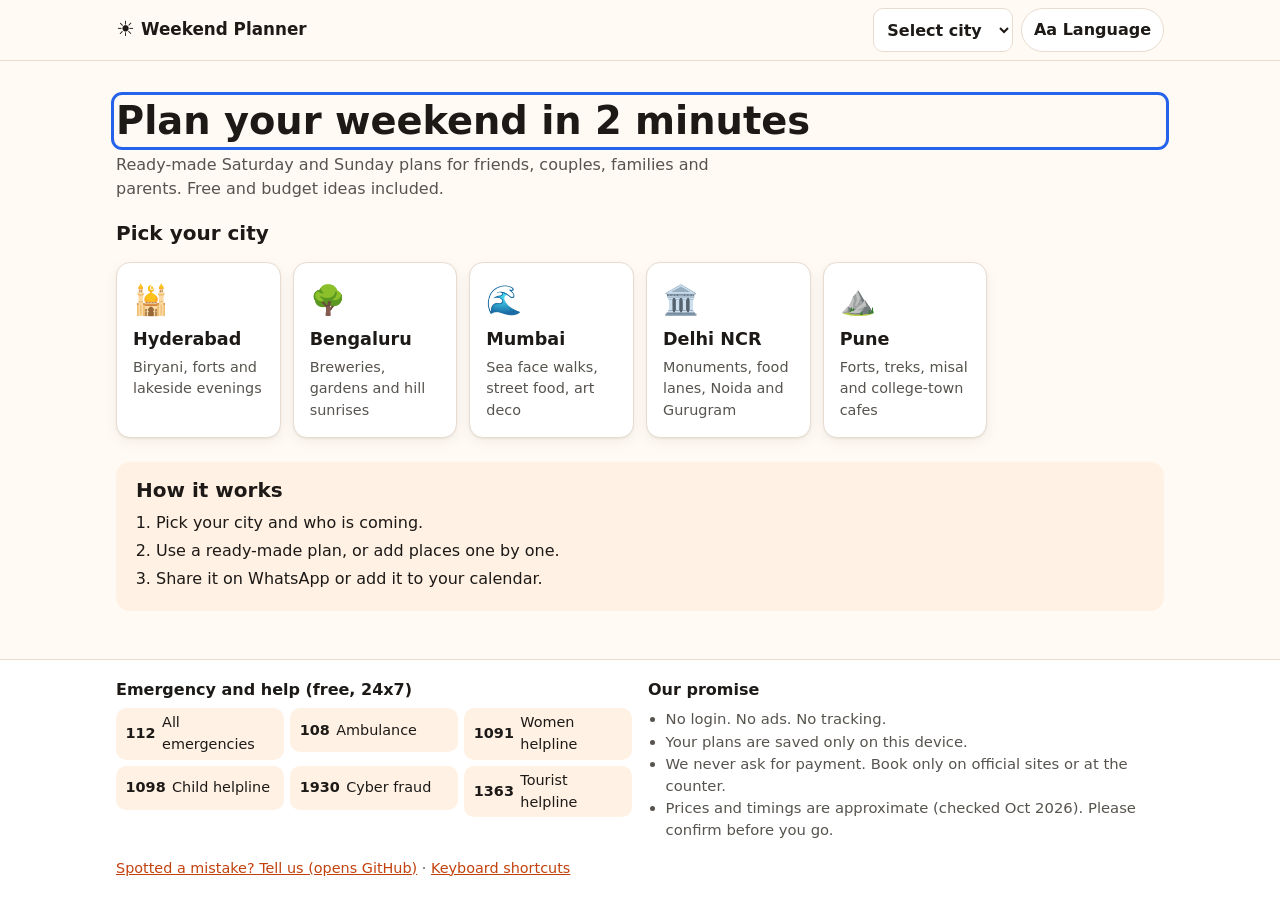
<file: index.html>
<!doctype html>
<html lang="en">
<head>
  <meta charset="utf-8">
  <meta name="viewport" content="width=device-width, initial-scale=1, viewport-fit=cover">
  <title>Weekend Planner: Hyderabad, Bengaluru, Mumbai, Delhi NCR, Pune</title>
  <meta name="description" content="Plan your Saturday and Sunday in 2 minutes. Ready-made weekend plans and budget-friendly ideas for friends, couples, families and parents in Hyderabad, Bengaluru, Mumbai, Delhi NCR and Pune.">
  <meta name="theme-color" content="#c2410c" media="(prefers-color-scheme: light)">
  <meta name="theme-color" content="#0f1115" media="(prefers-color-scheme: dark)">
  <meta property="og:title" content="Weekend Planner">
  <meta property="og:description" content="Plan your weekend in 2 minutes. Free and budget ideas, date nights, family days, plans for parents.">
  <meta property="og:type" content="website">
  <meta property="og:image" content="https://abhinandankainth.github.io/Weekend-Planner/icons/og.png">
  <link rel="icon" href="icons/icon.svg" type="image/svg+xml">
  <link rel="apple-touch-icon" href="icons/icon-192.png">
  <link rel="manifest" href="manifest.webmanifest">
  <link rel="stylesheet" href="assets/styles.css">
  <script>
    // Apply saved theme and text size before first paint to avoid a flash.
    (function () {
      try {
        var s = JSON.parse(localStorage.getItem('wp:v1') || '{}');
        var d = document.documentElement;
        if (s.theme && s.theme !== 'auto') d.setAttribute('data-theme', s.theme);
        if (s.textSize) d.setAttribute('data-text', s.textSize);
        if (s.lang) d.setAttribute('lang', s.lang);
      } catch (e) {}
    })();
  </script>
</head>
<body>
  <a class="skip-link" href="#main" data-i18n="skip">Skip to content</a>

  <header class="topbar">
    <div class="topbar-inner">
      <a class="brand" href="#/" data-i18n-aria="goHome" aria-label="Go home">
        <span class="brand-mark" aria-hidden="true">☀️</span>
        <span class="brand-name" data-i18n="appName">Weekend Planner</span>
      </a>
      <div class="topbar-actions">
        <label class="visually-hidden" for="city-select" data-i18n="chooseCity">Choose city</label>
        <select id="city-select" class="city-select"></select>
        <button class="icon-btn settings-btn" id="settings-btn" aria-haspopup="dialog" aria-controls="settings-dialog" data-i18n-aria="settingsAria" aria-label="Language and text size">
          <span aria-hidden="true">Aa</span> <span class="settings-label" data-i18n="settingsShort" aria-hidden="true">Language</span>
        </button>
      </div>
    </div>
  </header>

  <div id="offline-banner" class="banner" hidden role="status" data-i18n="offline">You're offline. Showing saved info; maps and links need internet.</div>

  <main id="main" tabindex="-1"></main>

  <footer class="footer">
    <div class="footer-inner">
      <section aria-labelledby="help-h">
        <h2 id="help-h" class="footer-h" data-i18n="emergencyTitle">Emergency and help (free, 24x7)</h2>
        <ul class="helplines">
          <li><a href="tel:112"><strong>112</strong> <span data-i18n="h112">All emergencies</span></a></li>
          <li><a href="tel:108"><strong>108</strong> <span data-i18n="h108">Ambulance</span></a></li>
          <li><a href="tel:1091"><strong>1091</strong> <span data-i18n="h1091">Women helpline</span></a></li>
          <li><a href="tel:1098"><strong>1098</strong> <span data-i18n="h1098">Child helpline</span></a></li>
          <li><a href="tel:1930"><strong>1930</strong> <span data-i18n="h1930">Cyber fraud</span></a></li>
          <li><a href="tel:1363"><strong>1363</strong> <span data-i18n="h1363">Tourist helpline</span></a></li>
        </ul>
      </section>
      <section aria-labelledby="trust-h">
        <h2 id="trust-h" class="footer-h" data-i18n="trustTitle">Our promise</h2>
        <ul class="promise">
          <li data-i18n="p1">No login. No ads. No tracking.</li>
          <li data-i18n="p2">Your plans are saved only on this device.</li>
          <li data-i18n="p3">We never ask for payment. Book only on official sites or at the counter.</li>
          <li data-i18n="p4">Prices and timings are approximate (checked Oct 2026). Please confirm before you go.</li>
        </ul>
      </section>
      <p class="footer-small">
        <a href="https://github.com/AbhinandanKainth/Weekend-Planner/issues/new" target="_blank" rel="noopener" data-i18n="feedback">Spotted a mistake? Tell us</a>
        · <button class="linklike" id="shortcuts-btn" data-i18n="shortcuts">Keyboard shortcuts</button>
      </p>
    </div>
  </footer>

  <dialog id="settings-dialog" class="dialog" aria-labelledby="settings-title">
    <form method="dialog" class="dialog-body">
      <h2 id="settings-title" data-i18n="settings">Settings</h2>
      <fieldset class="seg">
        <legend data-i18n="language">Language</legend>
        <label><input type="radio" name="lang" value="en"> English</label>
        <label><input type="radio" name="lang" value="hi"> हिंदी</label>
      </fieldset>
      <fieldset class="seg">
        <legend data-i18n="textSize">Text size</legend>
        <label><input type="radio" name="textSize" value="m"> <span style="font-size:1rem">A</span></label>
        <label><input type="radio" name="textSize" value="l"> <span style="font-size:1.2rem">A</span></label>
        <label><input type="radio" name="textSize" value="xl"> <span style="font-size:1.4rem">A</span></label>
      </fieldset>
      <fieldset class="seg">
        <legend data-i18n="theme">Theme</legend>
        <label><input type="radio" name="theme" value="auto"> <span data-i18n="auto">Auto</span></label>
        <label><input type="radio" name="theme" value="light"> <span data-i18n="light">Light</span></label>
        <label><input type="radio" name="theme" value="dark"> <span data-i18n="dark">Dark</span></label>
      </fieldset>
      <div class="dialog-actions">
        <button class="btn btn-primary" value="close" data-i18n="done">Done</button>
      </div>
    </form>
  </dialog>

  <dialog id="shortcuts-dialog" class="dialog" aria-labelledby="shortcuts-title">
    <form method="dialog" class="dialog-body">
      <h2 id="shortcuts-title" data-i18n="shortcuts">Keyboard shortcuts</h2>
      <dl class="kbd-list">
        <dt><kbd>/</kbd></dt><dd data-i18n="kSearch">Search activities</dd>
        <dt><kbd>1</kbd> <kbd>2</kbd> <kbd>3</kbd></dt><dd data-i18n="kTabs">Plans, Explore, My weekend</dd>
        <dt><kbd>s</kbd></dt><dd data-i18n="kSurprise">Surprise me</dd>
        <dt><kbd>c</kbd></dt><dd data-i18n="kCity">Change city</dd>
        <dt><kbd>d</kbd></dt><dd data-i18n="kDark">Toggle dark mode</dd>
        <dt><kbd>?</kbd></dt><dd data-i18n="kHelp">Show this help</dd>
      </dl>
      <div class="dialog-actions">
        <button class="btn btn-primary" value="close" data-i18n="done">Done</button>
      </div>
    </form>
  </dialog>

  <div id="toast" class="toast" role="status" aria-live="polite"></div>

  <noscript><p class="noscript">Weekend Planner needs JavaScript to build your plan. Please enable it.</p></noscript>

  <script src="assets/i18n.js" defer></script>
  <script src="data/cities.js" defer></script>
  <script src="assets/app.js" defer></script>
</body>
</html>
</file>
<file: assets/styles.css>
/* Weekend Planner styles. Mobile-first, no web fonts, WCAG AA colours. */
:root {
  --bg: #fffaf3;
  --surface: #ffffff;
  --surface-2: #fff1e3;
  --text: #1c1917;
  --muted: #57534e;
  --border: #e7dccf;
  --primary: #c2410c;
  --primary-ink: #ffffff;
  --primary-soft: #ffedd5;
  --accent: #0f766e;
  --accent-soft: #ccfbf1;
  --warn-bg: #fef3c7;
  --warn-ink: #78350f;
  --focus: #2563eb;
  --shadow: 0 1px 2px rgba(28, 25, 23, .06), 0 4px 14px rgba(28, 25, 23, .06);
  --radius: 14px;
  --radius-sm: 10px;
  --tap: 44px;
  --maxw: 1080px;
  font-size: 100%;
  color-scheme: light;
}
:root[data-text="l"] { font-size: 118.75%; }
:root[data-text="xl"] { font-size: 137.5%; }

@media (prefers-color-scheme: dark) {
  :root:not([data-theme="light"]) {
    --bg: #0f1115; --surface: #181b22; --surface-2: #20242d; --text: #ececec; --muted: #b4b4b4;
    --border: #2e333d; --primary: #fb923c; --primary-ink: #1a0d03; --primary-soft: #3a2414;
    --accent: #5eead4; --accent-soft: #10302c; --warn-bg: #3b2f12; --warn-ink: #fde68a; --focus: #93c5fd;
    --shadow: none; color-scheme: dark;
  }
}
:root[data-theme="dark"] {
  --bg: #0f1115; --surface: #181b22; --surface-2: #20242d; --text: #ececec; --muted: #b4b4b4;
  --border: #2e333d; --primary: #fb923c; --primary-ink: #1a0d03; --primary-soft: #3a2414;
  --accent: #5eead4; --accent-soft: #10302c; --warn-bg: #3b2f12; --warn-ink: #fde68a; --focus: #93c5fd;
  --shadow: none; color-scheme: dark;
}

* { box-sizing: border-box; }
[hidden] { display: none !important; }
html { -webkit-text-size-adjust: 100%; }
body {
  margin: 0; background: var(--bg); color: var(--text);
  font-family: system-ui, -apple-system, "Segoe UI", Roboto, "Noto Sans", "Noto Sans Devanagari", "Helvetica Neue", Arial, sans-serif;
  line-height: 1.5; font-size: 1rem;
  min-height: 100vh; display: flex; flex-direction: column;
}
:lang(hi) body, html[lang="hi"] body { line-height: 1.65; }
main { flex: 1; width: 100%; max-width: var(--maxw); margin: 0 auto; padding: 1rem; outline: none; }
h1, h2, h3 { line-height: 1.25; margin: 0 0 .5rem; }
h1 { font-size: 1.6rem; }
h2 { font-size: 1.25rem; }
h3 { font-size: 1.05rem; }
p { margin: 0 0 .75rem; }
a { color: var(--primary); }
img { max-width: 100%; }
:focus-visible { outline: 3px solid var(--focus); outline-offset: 2px; border-radius: 6px; }
.visually-hidden { position: absolute !important; width: 1px; height: 1px; overflow: hidden; clip: rect(0 0 0 0); white-space: nowrap; }
.skip-link { position: absolute; left: .5rem; top: -3rem; background: var(--surface); color: var(--text); padding: .5rem .75rem; border-radius: 8px; z-index: 100; }
.skip-link:focus { top: .5rem; }
.muted { color: var(--muted); }
.small { font-size: .875rem; }
.noscript { padding: 1rem; text-align: center; }

/* Top bar */
.topbar { position: sticky; top: 0; z-index: 20; background: color-mix(in srgb, var(--bg) 88%, transparent); backdrop-filter: blur(8px); border-bottom: 1px solid var(--border); }
@supports not (background: color-mix(in srgb, red 50%, blue)) { .topbar { background: var(--bg); } }
.topbar-inner { max-width: var(--maxw); margin: 0 auto; padding: .5rem 1rem; display: flex; align-items: center; justify-content: space-between; gap: .5rem; }
.brand { display: flex; align-items: center; gap: .4rem; text-decoration: none; color: var(--text); font-weight: 800; font-size: 1.05rem; min-height: var(--tap); white-space: nowrap; min-width: 0; }
@media (max-width: 420px) { :root[data-text="l"] .brand-name, :root[data-text="xl"] .brand-name { display: none; } }
.brand-mark { font-size: 1.3rem; }
.topbar-actions { display: flex; align-items: center; gap: .5rem; }
.city-select, select, input[type="search"], input[type="time"] {
  min-height: var(--tap); border: 1px solid var(--border); background: var(--surface); color: var(--text);
  border-radius: var(--radius-sm); padding: .4rem .6rem; font: inherit;
}
.city-select { max-width: 11rem; min-width: 0; font-weight: 600; }
.icon-btn { min-width: var(--tap); min-height: var(--tap); border-radius: 50%; border: 1px solid var(--border); background: var(--surface); color: var(--text); font: inherit; font-weight: 700; cursor: pointer; }

.banner { background: var(--warn-bg); color: var(--warn-ink); text-align: center; padding: .5rem 1rem; font-size: .9rem; }

/* Buttons */
.btn {
  display: inline-flex; align-items: center; justify-content: center; gap: .35rem;
  min-height: var(--tap); padding: .5rem 1rem; border-radius: 999px; border: 1px solid var(--border);
  background: var(--surface); color: var(--text); font: inherit; font-weight: 600; cursor: pointer; text-decoration: none;
  transition: transform .08s ease, background .15s ease;
}
.btn:active { transform: scale(.97); }
.btn-primary { background: var(--primary); border-color: var(--primary); color: var(--primary-ink); }
.btn-accent { background: var(--accent); border-color: var(--accent); color: #fff; }
:root[data-theme="dark"] .btn-accent { color: #06201d; }
@media (prefers-color-scheme: dark) { :root:not([data-theme="light"]) .btn-accent { color: #06201d; } }
.btn-ghost { background: transparent; }
.btn-sm { min-height: 38px; padding: .3rem .75rem; font-size: .9rem; }
.btn-wa { background: #0f7a40; border-color: #0f7a40; color: #fff; }
.btn-row { display: flex; flex-wrap: wrap; gap: .5rem; }
.linklike { background: none; border: 0; color: var(--primary); font: inherit; text-decoration: underline; cursor: pointer; padding: 0; min-height: 0; }

/* Home */
.hero { padding: 1.25rem 0 .5rem; }
.hero h1 { font-size: clamp(1.6rem, 6vw, 2.4rem); }
.hero p { color: var(--muted); max-width: 38rem; }
.continue { margin: .5rem 0 1rem; }
.city-grid { display: grid; grid-template-columns: repeat(auto-fill, minmax(10rem, 1fr)); gap: .75rem; margin: 1rem 0 1.5rem; padding: 0; list-style: none; }
.city-card {
  display: flex; flex-direction: column; gap: .25rem; height: 100%; padding: 1rem; border-radius: var(--radius);
  background: var(--surface); border: 1px solid var(--border); box-shadow: var(--shadow);
  text-decoration: none; color: var(--text); min-height: 7.5rem;
}
.city-card:hover { border-color: var(--primary); }
.city-emoji { font-size: 1.8rem; }
.city-name { font-weight: 800; font-size: 1.1rem; }
.city-blurb { color: var(--muted); font-size: .9rem; }
.how { background: var(--surface-2); border-radius: var(--radius); padding: 1rem 1.25rem; }
.how ol { margin: 0; padding-left: 1.25rem; }
.how li { margin: .25rem 0; }

/* City header */
.city-head { display: flex; flex-wrap: wrap; align-items: flex-end; justify-content: space-between; gap: .5rem; margin-bottom: .75rem; }
.city-head h1 { margin: 0; }
.city-tagline { color: var(--muted); margin: 0; }
.weekend-pill { display: inline-flex; gap: .25rem; align-items: center; background: var(--primary-soft); color: var(--text); border-radius: 999px; padding: .25rem .75rem; font-size: .9rem; font-weight: 600; }
.weekend-switch { display: flex; gap: .25rem; flex-wrap: wrap; }

details.info { background: var(--surface); border: 1px solid var(--border); border-radius: var(--radius); margin: .5rem 0 1rem; }
details.info > summary { cursor: pointer; padding: .75rem 1rem; font-weight: 700; min-height: var(--tap); list-style-position: inside; }
.info-grid { display: grid; gap: .75rem; padding: 0 1rem 1rem; }
@media (min-width: 720px) { .info-grid { grid-template-columns: repeat(3, 1fr); } }
.info-grid h3 { font-size: .95rem; margin-bottom: .25rem; }
.info-grid p { font-size: .925rem; color: var(--muted); margin: 0; }

/* Chips */
.chip-group { display: flex; gap: .4rem; overflow-x: auto; padding: .15rem .1rem .5rem; scrollbar-width: thin; }
.chip-group.wrap { flex-wrap: wrap; overflow: visible; }
.chip {
  flex: 0 0 auto; min-height: 40px; padding: .35rem .85rem; border-radius: 999px; border: 1px solid var(--border);
  background: var(--surface); color: var(--text); font: inherit; font-size: .925rem; cursor: pointer; white-space: nowrap;
}
.chip[aria-pressed="true"], .chip[aria-selected="true"] { background: var(--text); color: var(--bg); border-color: var(--text); font-weight: 700; }
.label { font-size: .8rem; font-weight: 700; text-transform: uppercase; letter-spacing: .04em; color: var(--muted); margin: .5rem 0 .25rem; }
:lang(hi) .label { text-transform: none; letter-spacing: 0; font-size: .9rem; }

/* Tabs */
.tabs { display: flex; gap: .25rem; border-bottom: 1px solid var(--border); margin: .75rem 0 1rem; position: sticky; top: var(--topbar-h, 61px); background: var(--bg); z-index: 10; }
.tab {
  flex: 1; min-height: var(--tap); background: none; border: 0; border-bottom: 3px solid transparent; color: var(--muted);
  font: inherit; font-weight: 700; cursor: pointer; padding: .5rem .25rem; text-decoration: none; text-align: center;
  display: flex; align-items: center; justify-content: center; gap: .35rem; white-space: nowrap;
}
@media (max-width: 400px) { .tab { font-size: .9rem; } .tabs { gap: 0; } }
.tab[aria-current="page"] { color: var(--text); border-bottom-color: var(--primary); }
.count { display: inline-block; min-width: 1.4rem; padding: 0 .35rem; border-radius: 999px; background: var(--primary); color: var(--primary-ink); font-size: .75rem; line-height: 1.4rem; }

/* Cards */
.grid { display: grid; gap: .75rem; grid-template-columns: 1fr; }
@media (min-width: 680px) { .grid { grid-template-columns: repeat(2, 1fr); } }
@media (min-width: 1000px) { .grid.three { grid-template-columns: repeat(3, 1fr); } }
.card { background: var(--surface); border: 1px solid var(--border); border-radius: var(--radius); padding: 1rem; box-shadow: var(--shadow); display: flex; flex-direction: column; gap: .5rem; }
.card h3 { margin: 0; }
.card .meta { display: flex; flex-wrap: wrap; gap: .35rem .75rem; color: var(--muted); font-size: .875rem; }
.card .desc { margin: 0; }
.card-actions { display: flex; flex-wrap: wrap; gap: .4rem; margin-top: auto; padding-top: .25rem; }
.plan-card .for { font-size: .85rem; font-weight: 700; color: var(--accent); }
.price { font-weight: 800; color: var(--text); }
.price.free { color: var(--accent); }
.badges { display: flex; flex-wrap: wrap; gap: .3rem; }
.badge { font-size: .78rem; padding: .1rem .5rem; border-radius: 999px; background: var(--surface-2); color: var(--text); border: 1px solid var(--border); }
.badge.good { background: var(--accent-soft); border-color: transparent; }
.badge.warn { background: var(--warn-bg); color: var(--warn-ink); border-color: transparent; }
.plan-card.best { border-color: var(--primary); border-width: 2px; }
.best-badge { background: var(--primary); color: var(--primary-ink); border-color: transparent; margin-left: .25rem; }
.slot-note { margin: 0 0 .35rem; font-size: .9rem; color: var(--muted); }
.settings-btn { border-radius: 999px; padding: 0 .75rem; white-space: nowrap; }
@media (max-width: 340px) { .settings-label { display: none; } }
.dl { display: grid; grid-template-columns: max-content 1fr; gap: .3rem .75rem; margin: .25rem 0 0; font-size: .925rem; }
.dl dt { font-weight: 700; color: var(--muted); }
.dl dd { margin: 0; }
@media (max-width: 420px) { .dl { grid-template-columns: 1fr; } .dl dd { margin-bottom: .35rem; } }

/* Filters */
.toolbar { display: flex; gap: .5rem; flex-wrap: wrap; align-items: center; margin-bottom: .5rem; }
.toolbar input[type="search"] { flex: 1 1 14rem; }
.filters { background: var(--surface); border: 1px solid var(--border); border-radius: var(--radius); padding: .5rem .75rem; margin-bottom: .75rem; }
.filters > summary { cursor: pointer; font-weight: 700; min-height: 40px; display: flex; align-items: center; }
.check { display: inline-flex; gap: .4rem; align-items: center; min-height: 40px; margin-right: 1rem; cursor: pointer; }
.check input { width: 1.2rem; height: 1.2rem; accent-color: var(--primary); }
.result-line { display: flex; justify-content: space-between; align-items: center; gap: .5rem; flex-wrap: wrap; margin: .25rem 0 .75rem; color: var(--muted); }

/* Timeline */
.day { margin: 1rem 0 1.5rem; }
.day h2, .day h3 { display: flex; align-items: center; gap: .5rem; }
.timeline { list-style: none; margin: 0; padding: 0; border-left: 3px solid var(--primary-soft); margin-left: .6rem; }
.timeline > li { position: relative; padding: 0 0 1rem 1.1rem; }
.timeline > li::before { content: ""; position: absolute; left: -.55rem; top: .35rem; width: .8rem; height: .8rem; border-radius: 50%; background: var(--primary); border: 2px solid var(--bg); }
.slot-time { font-weight: 800; font-variant-numeric: tabular-nums; }
.slot-note { color: var(--muted); font-size: .925rem; margin: .1rem 0 0; }
.slot-card { padding: .75rem; }
.slot-controls { display: flex; flex-wrap: wrap; gap: .35rem; align-items: center; }
.slot-controls input[type="time"] { min-height: 38px; padding: .2rem .4rem; }

.summary-bar { display: grid; grid-template-columns: repeat(auto-fit, minmax(9rem, 1fr)); gap: .75rem; background: var(--surface-2); border-radius: var(--radius); padding: .75rem 1rem; margin-bottom: 1rem; }
.summary-bar .k { font-size: .8rem; color: var(--muted); font-weight: 700; }
.summary-bar .v { font-size: 1.15rem; font-weight: 800; }
.stepper { display: inline-flex; align-items: center; gap: .25rem; }
.stepper button { width: 38px; height: 38px; border-radius: 50%; border: 1px solid var(--border); background: var(--surface); color: var(--text); font: inherit; font-weight: 800; cursor: pointer; }
.stepper output { min-width: 1.8rem; text-align: center; font-weight: 800; font-size: 1.1rem; }
.note { background: var(--warn-bg); color: var(--warn-ink); border-radius: var(--radius-sm); padding: .5rem .75rem; font-size: .9rem; }
.empty { text-align: center; padding: 2rem 1rem; background: var(--surface); border: 1px dashed var(--border); border-radius: var(--radius); }
.empty .big { font-size: 2.5rem; }
.sticky-actions { position: sticky; bottom: 0; background: var(--bg); padding: .75rem 0; border-top: 1px solid var(--border); margin-top: 1rem; z-index: 5; }

.loading { padding: 2rem 0; }
.skeleton { background: linear-gradient(90deg, var(--surface-2), var(--surface), var(--surface-2)); background-size: 200% 100%; animation: sk 1.2s infinite; border-radius: var(--radius); height: 7rem; margin-bottom: .75rem; }
@keyframes sk { to { background-position: -200% 0; } }

/* Footer */
.footer { border-top: 1px solid var(--border); background: var(--surface); margin-top: 2rem; }
.footer-inner { max-width: var(--maxw); margin: 0 auto; padding: 1.25rem 1rem 2rem; display: grid; gap: 1rem; }
@media (min-width: 760px) { .footer-inner { grid-template-columns: 1fr 1fr; } .footer-small { grid-column: 1 / -1; } }
.footer-h { font-size: 1rem; }
.helplines { list-style: none; padding: 0; margin: 0; display: grid; grid-template-columns: repeat(auto-fill, minmax(9.5rem, 1fr)); gap: .4rem; }
.helplines a { display: flex; gap: .4rem; align-items: center; min-height: var(--tap); padding: .25rem .6rem; border-radius: var(--radius-sm); background: var(--surface-2); color: var(--text); text-decoration: none; font-size: .9rem; }
.promise { margin: 0; padding-left: 1.1rem; color: var(--muted); font-size: .925rem; }
.footer-small { font-size: .9rem; color: var(--muted); margin: 0; }

/* Dialog + toast */
.dialog { border: 0; border-radius: var(--radius); padding: 0; background: var(--surface); color: var(--text); width: min(26rem, calc(100vw - 2rem)); box-shadow: 0 10px 40px rgba(0,0,0,.3); }
.dialog::backdrop { background: rgba(0,0,0,.45); }
.dialog-body { padding: 1.25rem; }
.seg { border: 0; padding: 0; margin: 0 0 1rem; display: flex; flex-wrap: wrap; gap: .4rem; }
.seg legend { font-weight: 700; margin-bottom: .4rem; padding: 0; }
.seg label { display: inline-flex; align-items: center; gap: .35rem; min-height: var(--tap); padding: .25rem .8rem; border: 1px solid var(--border); border-radius: 999px; cursor: pointer; }
.seg label:has(input:checked) { border-color: var(--primary); background: var(--primary-soft); font-weight: 700; }
.seg input { accent-color: var(--primary); }
.dialog-actions { display: flex; justify-content: flex-end; }
.kbd-list { display: grid; grid-template-columns: max-content 1fr; gap: .5rem 1rem; }
.kbd-list dd { margin: 0; }
kbd { border: 1px solid var(--border); border-bottom-width: 2px; border-radius: 6px; padding: .05rem .4rem; font-family: ui-monospace, Menlo, monospace; font-size: .85rem; background: var(--surface-2); }
.toast {
  position: fixed; left: 50%; bottom: 1.25rem; transform: translate(-50%, 150%); background: var(--text); color: var(--bg);
  padding: .65rem 1rem; border-radius: 999px; box-shadow: 0 6px 24px rgba(0,0,0,.25); z-index: 50; max-width: calc(100vw - 2rem);
  display: flex; gap: .75rem; align-items: center; transition: transform .2s ease, visibility .2s; font-weight: 600; visibility: hidden;
}
.toast.show { transform: translate(-50%, 0); visibility: visible; }
.toast button { background: none; border: 0; color: inherit; text-decoration: underline; font: inherit; font-weight: 800; cursor: pointer; min-height: 32px; }

@media (prefers-reduced-motion: reduce) {
  *, *::before, *::after { animation: none !important; transition: none !important; scroll-behavior: auto !important; }
}

@media print {
  .topbar, .footer, .tabs, .no-print, .toast, .card-actions, .slot-controls, .sticky-actions, .chip-group, .filters, .toolbar, details.info { display: none !important; }
  body { background: #fff; color: #000; }
  .card { box-shadow: none; break-inside: avoid; }
  main { padding: 0; }
  a { color: #000; text-decoration: none; }
}
</file>
